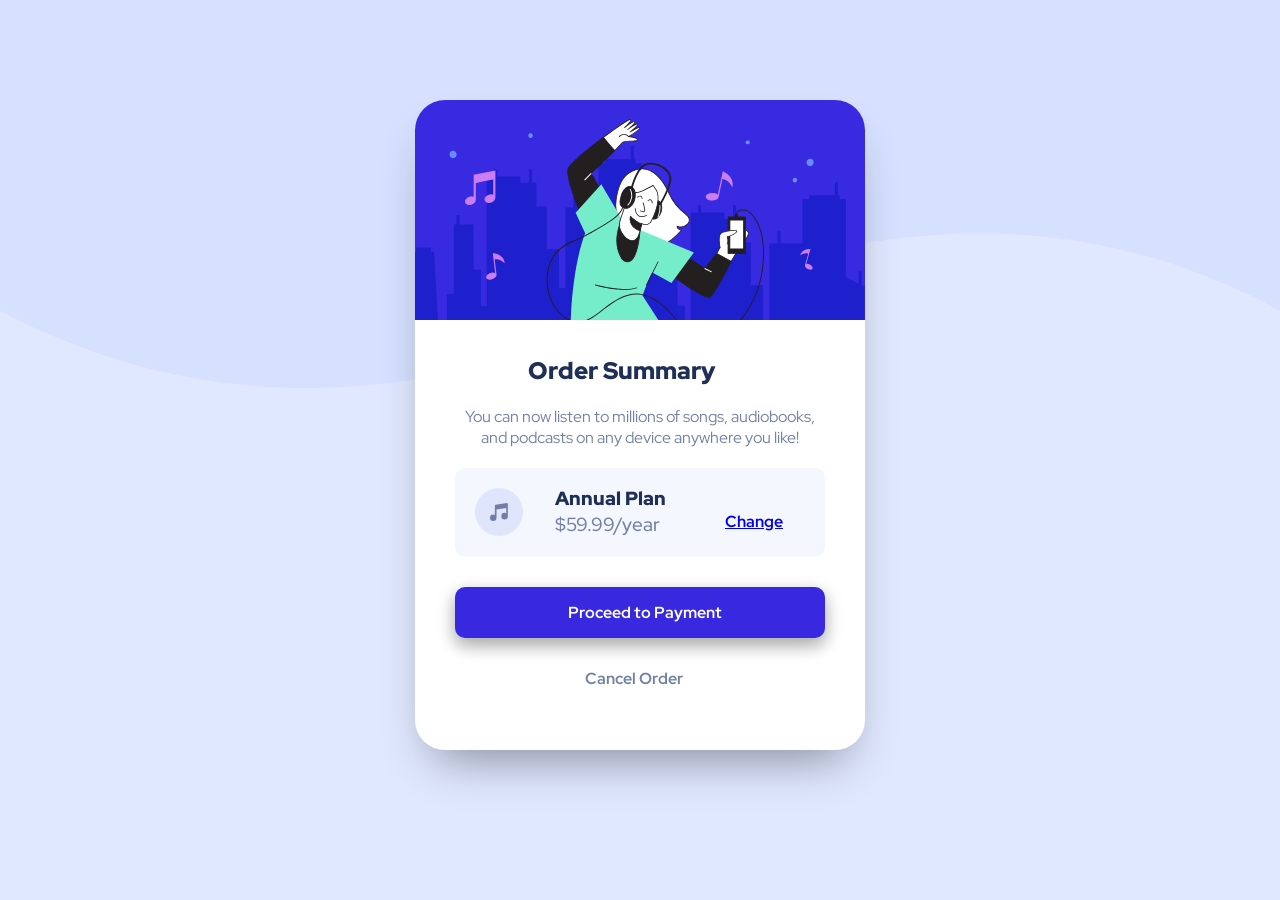
<file: index.html>
<!DOCTYPE html>
<html lang="en">
<head>

  <link rel="stylesheet" href="main.css">
  <meta charset="UTF-8">
  <meta name="viewport" content="width=device-width, initial-scale=1.0"> <!-- displays site properly based on user's device -->

  <link rel="icon" type="image/png" sizes="32x32" href="./images/favicon-32x32.png">
  
  <title>Order summary card</title>

  <!-- Feel free to remove these styles or customise in your own stylesheet 👍 -->
  <style>
    .attribution { font-size: 11px; text-align: center; }
    .attribution a { color: hsl(228, 45%, 44%); }
  </style>
</head>
<body>

  <!-- <div class="background">
    <img src="/images/pattern-background-desktop.svg" alt="">
  </div> -->
  
    <section class="all">
    <div class="main-image">
          <img src="/images/illustration-hero.svg" alt="">
        </div>


      <h1>Order Summary</h1>

     

      <p class="disc"> You can now listen to millions of songs, audiobooks, and podcasts on any 
      device anywhere you like!</p>


      <div class="plan">
        <img src="/images/icon-music.svg" alt="">

        <div class="one">
        <h3 class="plan-text">Annual Plan</h3>

        <a href="#" >Change</a>
        
        <h3 class="price">$59.99/year</h3>
        </div>

        
      </div>

      <div class="button">
        <h4>Proceed to Payment</h4>
      </div>
      
      <h4 class="cancel"><a href="#">Cancel Order</a> </h4>
    </section>
  <!-- <div class="attribution">
    Challenge by <a href="https://www.frontendmentor.io?ref=challenge" target="_blank">Frontend Mentor</a>. 
    Coded by <a href="#">Your Name Here</a>.
  </div> -->
</body>
</html>
</file>
<file: main.css>
@import url('https://fonts.googleapis.com/css2?family=Red+Hat+Display:wght@500;700;900&display=swap');


*{
    margin: 0;
    padding: 0;
    font-family: 'Red Hat Display', sans-serif;
    transition: 0.5s;
}

body{
    background: hsl(225, 100%, 94%);
    background-image: url(/images/pattern-background-desktop.svg);
    background-repeat: no-repeat;
    background-size:contain;
}




.all{
    background: white;
    margin: auto;
    margin-top: 100px;
    /* padding: 30px; */
    /* border: 1px solid black; */
    width: 450px;
    height: 650px;
    border-radius: 30px;
    -webkit-box-shadow: 0px 26px 50px -20px rgba(0,0,0,0.43); 
box-shadow: 0px 26px 50px -20px rgba(0,0,0,0.43);
}

.all h1{
    font-weight: 900;
    padding-left: 25%;
    padding-top: 30px;
    color: hsl(223, 47%, 23%);
}

.main-image img{
    padding: 0;
    border-top-left-radius: 30px;
    border-top-right-radius: 30px;
    /* width: 100%; */
}

.disc{
    color: hsl(224, 23%, 55%);
    margin-top: 20px;
    margin-left: 50px;
    margin-right: 50px;
    text-align: center;
}

.plan{
    /* display: flex; */
    border-radius: 10px;
    padding: 20px;
    background:  hsl(225, 100%, 98%);
    margin-top: 20px;
    margin-left: 40px;
    margin-right: 40px;
}

.one{
    flex-direction: column;
}

.plan-text{
    margin-left: 80px;
    margin-top: -55px;
    color: hsl(223, 47%, 23%);
    font-weight: 900;
    margin-bottom: 0;
}
.price{
    margin-left: 80px;
    margin-top: -20px;
    /* margin-bottom: 0; */
    font-weight: 500;
    color: hsl(224, 23%, 55%);
}

.plan a{
    /* color: hsl(223, 100%, 41%); */
    font-weight: 700;
    /* margin-top: -15px; */
    margin-left: 250px;
    transition: 0.5s;
    
}

.plan a:hover{
    opacity: 0.7;

    color: hsl(245, 75%, 52%);
    text-decoration: none;
}

.button{
    border-radius: 10px;
    margin-top: 30px;
    margin-left: 40px;
    margin-right: 40px;
    padding-top: 15px ;
    padding-bottom:15px ;
    padding-left: 25%;
    color: white;
    /* transition: 0.5s; */
    /* padding-right: 40px ; */
    background: hsl(245, 75%, 52%);
    box-shadow: 0 8px 16px 0 rgba(0,0,0,0.2), 0 6px 20px 0 rgba(0,0,0,0.19);
}

.button:hover{
    cursor: pointer;
    opacity: 0.7;
}

.cancel{
    margin: 30px;
    margin-left: 170px;
    margin-bottom: 170px;
    color: hsl(224, 23%, 55%);
}

.cancel a{
    text-decoration: none;
    color: hsl(224, 23%, 55%);
    font-weight: 700;
}

.cancel a:hover{
    color: hsl(223, 47%, 23%);
}
</file>
<file: code/main.css>
@import url('https://fonts.googleapis.com/css2?family=Red+Hat+Display:wght@500;700;900&display=swap');


*{
    margin: 0;
    padding: 0;
    font-family: 'Red Hat Display', sans-serif;
    transition: 0.5s;
}

body{
    background: hsl(225, 100%, 94%);
    background-image: url(/images/pattern-background-desktop.svg);
    background-repeat: no-repeat;
    background-size:contain;
}




.all{
    background: white;
    margin: auto;
    margin-top: 100px;
    /* padding: 30px; */
    /* border: 1px solid black; */
    width: 450px;
    height: 650px;
    border-radius: 30px;
    -webkit-box-shadow: 0px 26px 50px -20px rgba(0,0,0,0.43); 
box-shadow: 0px 26px 50px -20px rgba(0,0,0,0.43);
}

.all h1{
    font-weight: 900;
    padding-left: 25%;
    padding-top: 30px;
    color: hsl(223, 47%, 23%);
}

.main-image img{
    padding: 0;
    border-top-left-radius: 30px;
    border-top-right-radius: 30px;
    /* width: 100%; */
}

.disc{
    color: hsl(224, 23%, 55%);
    margin-top: 20px;
    margin-left: 50px;
    margin-right: 50px;
    text-align: center;
}

.plan{
    /* display: flex; */
    border-radius: 10px;
    padding: 20px;
    background:  hsl(225, 100%, 98%);
    margin-top: 20px;
    margin-left: 40px;
    margin-right: 40px;
}

.one{
    flex-direction: column;
}

.plan-text{
    margin-left: 80px;
    margin-top: -55px;
    color: hsl(223, 47%, 23%);
    font-weight: 900;
    margin-bottom: 0;
}
.price{
    margin-left: 80px;
    margin-top: -20px;
    /* margin-bottom: 0; */
    font-weight: 500;
    color: hsl(224, 23%, 55%);
}

.plan a{
    /* color: hsl(223, 100%, 41%); */
    font-weight: 700;
    /* margin-top: -15px; */
    margin-left: 250px;
    transition: 0.5s;
    
}

.plan a:hover{
    opacity: 0.7;

    color: hsl(245, 75%, 52%);
    text-decoration: none;
}

.button{
    border-radius: 10px;
    margin-top: 30px;
    margin-left: 40px;
    margin-right: 40px;
    padding-top: 15px ;
    padding-bottom:15px ;
    padding-left: 25%;
    color: white;
    /* transition: 0.5s; */
    /* padding-right: 40px ; */
    background: hsl(245, 75%, 52%);
    box-shadow: 0 8px 16px 0 rgba(0,0,0,0.2), 0 6px 20px 0 rgba(0,0,0,0.19);
}

.button:hover{
    cursor: pointer;
    opacity: 0.7;
}

.cancel{
    margin: 30px;
    margin-left: 170px;
    margin-bottom: 170px;
    color: hsl(224, 23%, 55%);
}

.cancel a{
    text-decoration: none;
    color: hsl(224, 23%, 55%);
    font-weight: 700;
}

.cancel a:hover{
    color: hsl(223, 47%, 23%);
}
</file>
